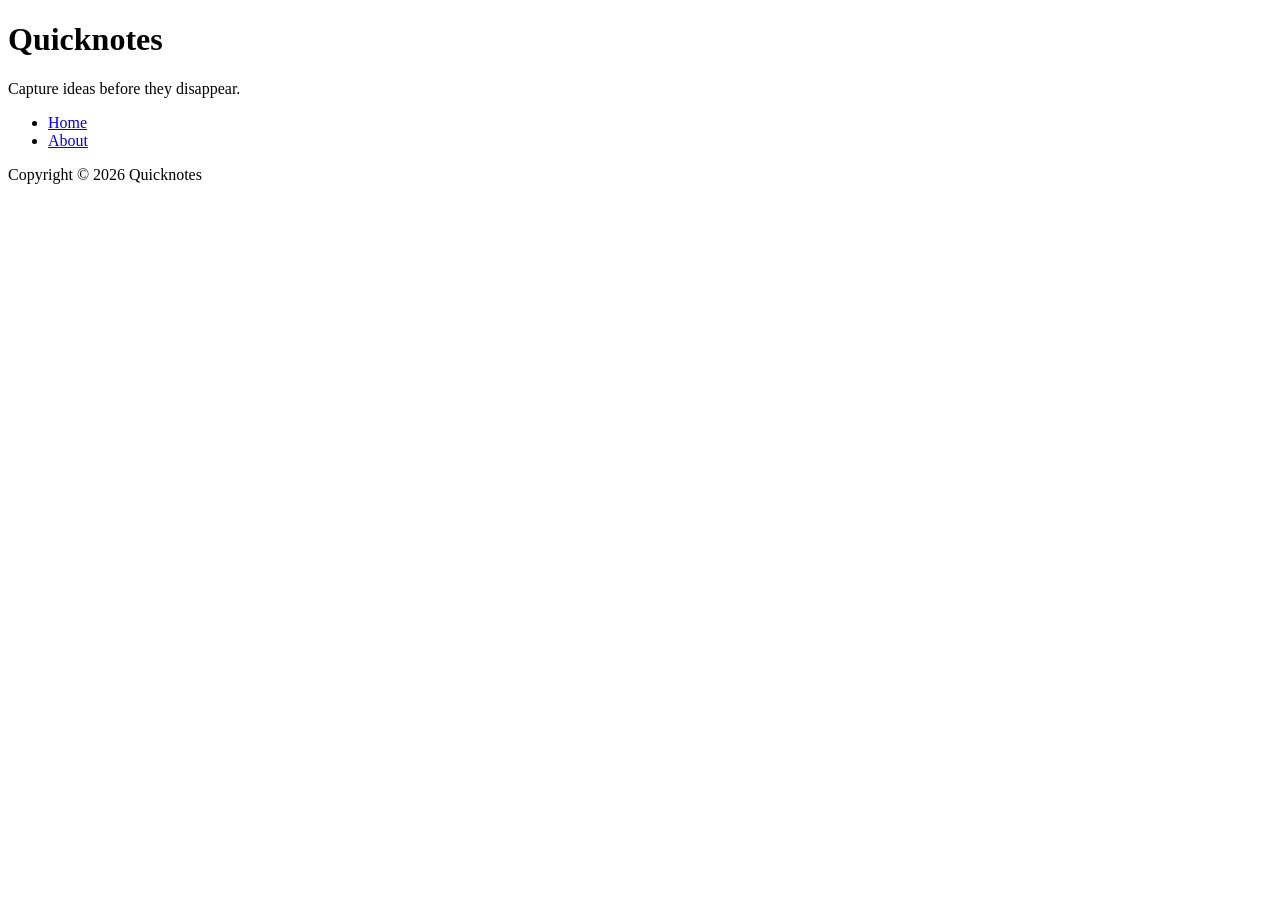
<file: day 1/index.html>
<!DOCTYPE html>
<html lang="en">
<head>
    <meta charset="UTF-8">
    <meta name="viewport" content="width=device-width, initial-scale=1.0">
    <title>Web foundations</title>
</head>
<body>
    <header>
        <h1>Quicknotes</h1>
        <p>Capture ideas before they disappear.</p>

        <nav>
            <ul>
                <li><a href="index.html">Home</a></li>
                <li><a href="about.html">About</a></li>
            </ul>
        </nav>
    </header>

    <footer>
        <p>Copyright &copy; 2026 Quicknotes</p>
    </footer>
</body>
</html>
</file>
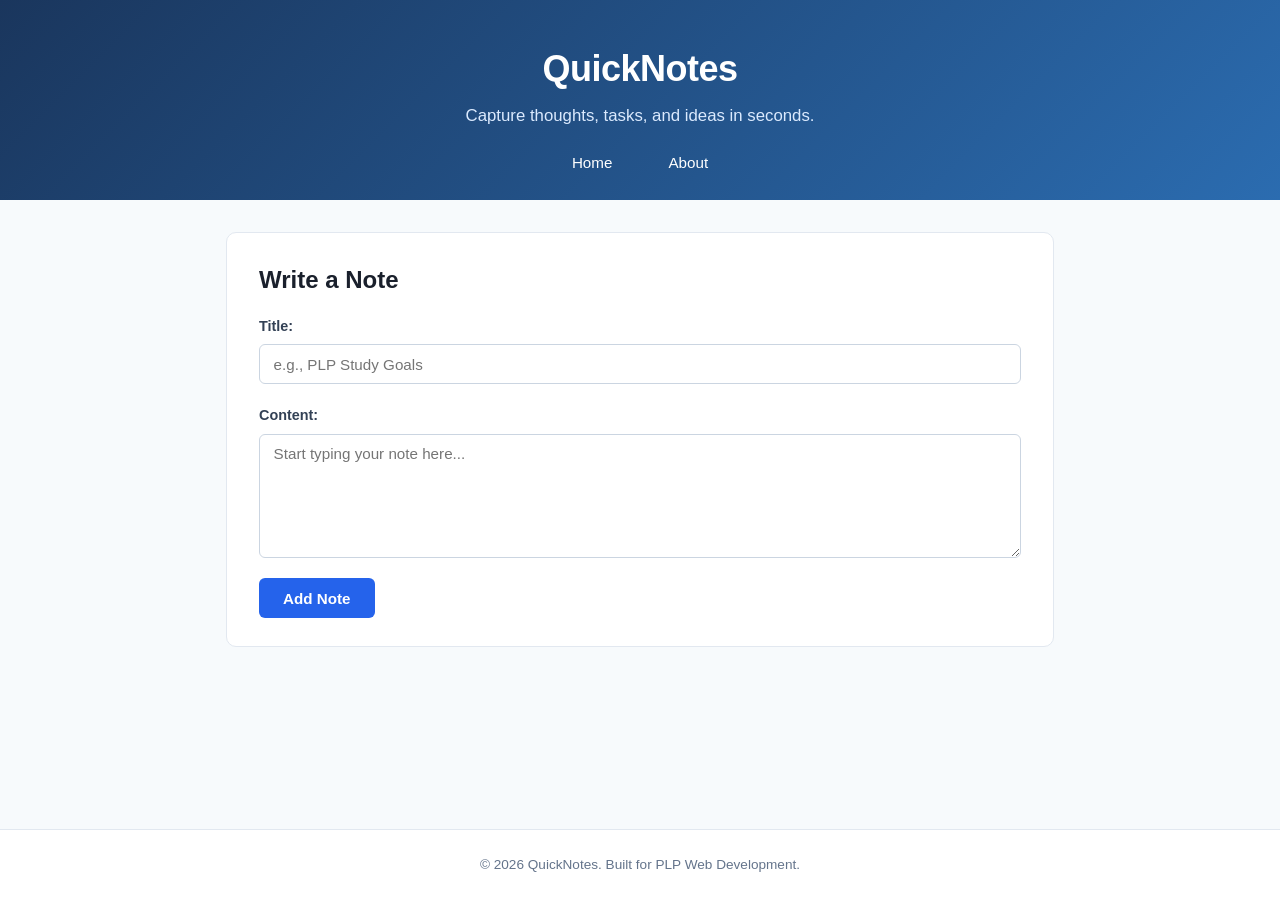
<file: day 2/index.html>
<!DOCTYPE html>
<html lang="en">
<head>
  <meta charset="UTF-8">
  <meta name="viewport" content="width=device-width, initial-scale=1.0">
  <title>QuickNotes - Home</title>
  <link rel="stylesheet" href="style.css">
</head>
<body>

  <!-- Shared Header -->
  <header>
    <h1>QuickNotes</h1>
    <p class="tagline">Capture thoughts, tasks, and ideas in seconds.</p>
    <nav>
      <ul>
        <li><a href="index.html">Home</a></li>
        <li><a href="about.html">About</a></li>
      </ul>
    </nav>
  </header>

  <main>
    <section>
      <h2>Write a Note</h2>
      <form action="#" method="post">
        <div>
          <label for="note-title">Title:</label>
          <input type="text" id="note-title" name="noteTitle" placeholder="e.g., PLP Study Goals">
        </div>
        <div>
          <label for="note-content">Content:</label>
          <textarea id="note-content" name="noteContent" rows="6" placeholder="Start typing your note here..."></textarea>
        </div>
        <button type="submit">Add Note</button>
      </form>
    </section>
  </main>

  <footer>
    <p>&copy; 2026 QuickNotes. Built for PLP Web Development.</p>
  </footer>

</body>
</html>
</file>
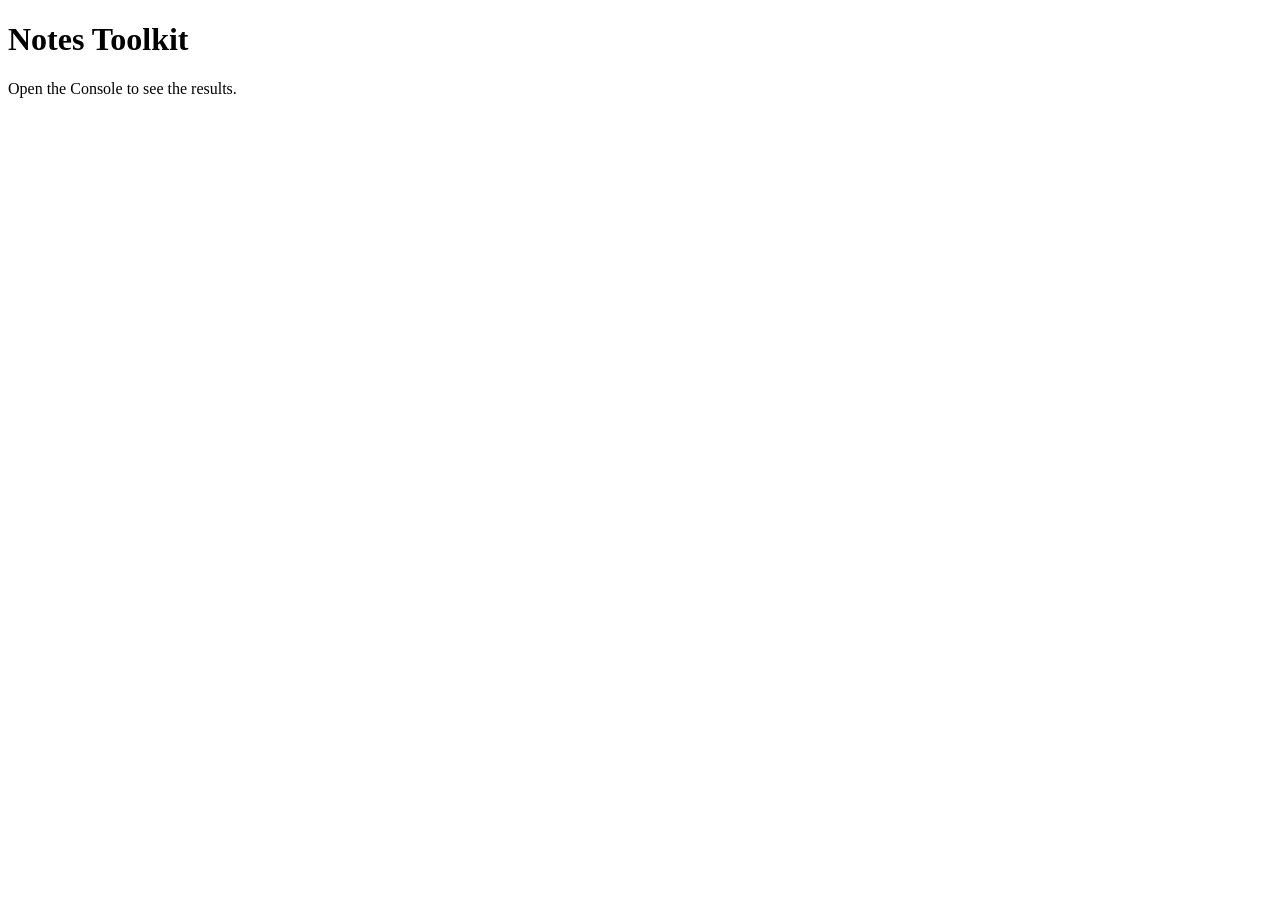
<file: day 3/index.html>
<!DOCTYPE html>
<html lang="en">
<head>
  <meta charset="UTF-8">
  <meta name="viewport" content="width=device-width, initial-scale=1.0">
  <title>Notes Toolkit</title>
  <script src="script.js" defer></script>
</head>
<body>
  <h1>Notes Toolkit</h1>
  <p>Open the Console to see the results.</p>
</body>
</html>
</file>
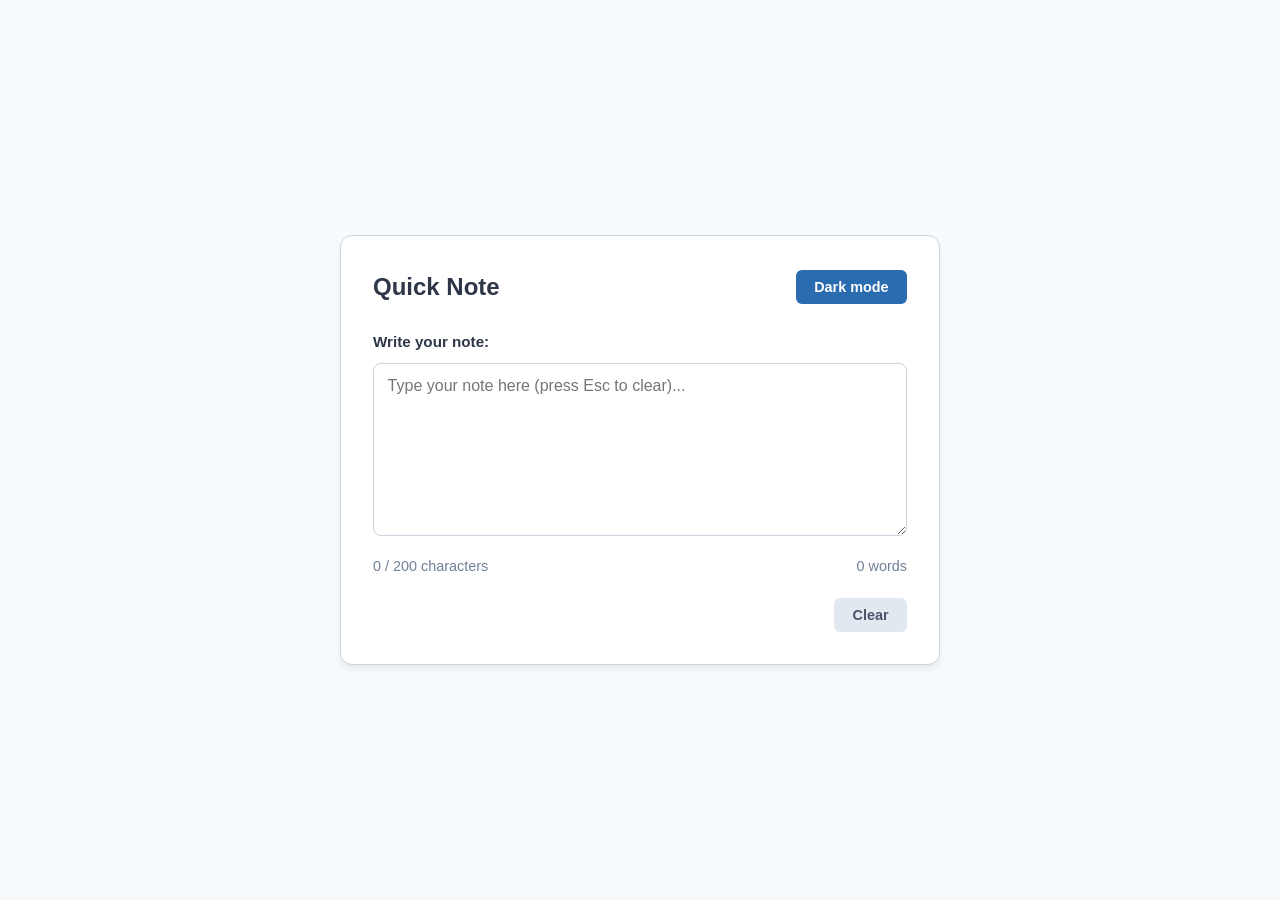
<file: day 4/index.html>
<!DOCTYPE html>
<html lang="en">
<head>
  <meta charset="UTF-8">
  <meta name="viewport" content="width=device-width, initial-scale=1.0">
  <title>Day 4 - Note Scratchpad</title>
  <link rel="stylesheet" href="style.css">
  <script src="script.js" defer></script>
</head>
<body>

  <main class="container">
    <div class="header-bar">
      <h1>Quick Note</h1>
      <button id="theme-toggle" type="button">Dark mode</button>
    </div>

    <form onsubmit="return false;">
      <label for="note-text">Write your note:</label>
      <textarea id="note-text" rows="8" placeholder="Type your note here (press Esc to clear)..."></textarea>
      
      <div class="status-bar">
        <p id="char-count">0 / 200 characters</p>
        <p id="word-count">0 words</p>
      </div>

      <div class="action-bar">
        <button id="clear-btn" type="button">Clear</button>
      </div>
    </form>
  </main>

</body>
</html>
</file>
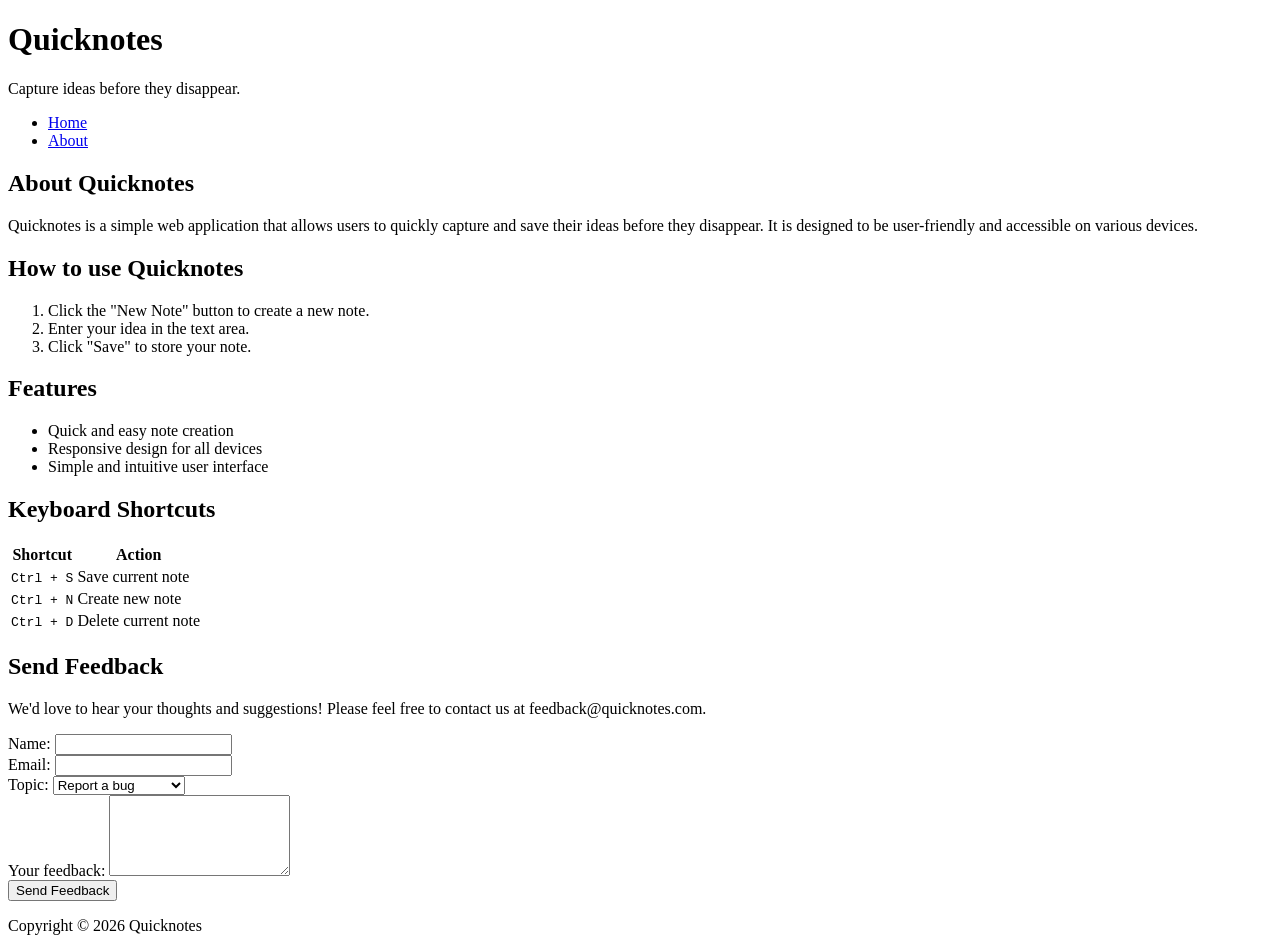
<file: day 1/about.html>
<!DOCTYPE html>
<html lang="en">
<head>
    <meta charset="UTF-8">
    <meta name="viewport" content="width=device-width, initial-scale=1.0">
    <title>QUICKNOTES - About</title>
</head>
<body>
        <header>
        <h1>Quicknotes</h1>
        <p>Capture ideas before they disappear.</p>

        <nav>
            <ul>
                <li><a href="index.html">Home</a></li>
                <li><a href="about.html">About</a></li>
            </ul>
        </nav>
    </header>

    <main>
        <section>
            <h2>About Quicknotes</h2>
            <p>Quicknotes is a simple web application that allows users to quickly capture and save their ideas before they disappear. It is designed to be user-friendly and accessible on various devices.</p>
        </section>

        <section>
            <h2>How to use Quicknotes</h2>
            <ol>
                <li>Click the "New Note" button to create a new note.</li>
                <li>Enter your idea in the text area.</li>
                <li>Click "Save" to store your note.</li>
            </ol>
        </section>

        <section>
            <h2>Features</h2>
            <ul>
                <li>Quick and easy note creation</li>
                <li>Responsive design for all devices</li>
                <li>Simple and intuitive user interface</li>
            </ul>
        </section>

        <section>
            <h2>Keyboard Shortcuts</h2>
            <table>
                <thead>
                    <tr>
                        <th>Shortcut</th>
                        <th>Action</th>
                    </tr>
                </thead>
                    <tbody>
                        <tr>
                            <td><kbd>Ctrl + S</kbd></td>
                            <td>Save current note</td>
                        </tr>
                        <tr>
                            <td><kbd>Ctrl + N</kbd></td>
                            <td>Create new note</td>
                        </tr>
                        <tr>
                            <td><kbd>Ctrl + D</kbd></td>
                            <td>Delete current note</td>
                        </tr>
                    </tbody>
            </table>
        </section>

        <section>
            <h2>Send Feedback</h2>
            <p>We'd love to hear your thoughts and suggestions! Please feel free to contact us at feedback@quicknotes.com.</p>

            <form action="#" method="post">
                <div>
                    <label for="user-name">Name:</label>
                    <input type="text" id="user-name" name="name" required>
                </div>
                <div>
                    <label for="user-email">Email:</label>
                    <input type="email" id="user-email" name="email" required>
                </div>
                <div>
                    <label for="feedback-category">Topic:</label>
                    <select id="feedback-category" name="feedbackCategory">
                        <option value="bug-report">Report a bug</option>
                        <option value="feature-request">Feature Request</option>
                        <option value="general-feedback">General Feedback</option>
                    </select>
                </div>
                <div>
                    <label for="user-message">Your feedback:</label>
                    <textarea id="user-message" name="userMessage" rows="5" required></textarea>
                </div>
                <button type="submit">Send Feedback</button>
            </form>
        </section>
    </main>
    <footer>
        <p>Copyright &copy; 2026 Quicknotes</p>
    </footer>
</body>
</html>
</file>
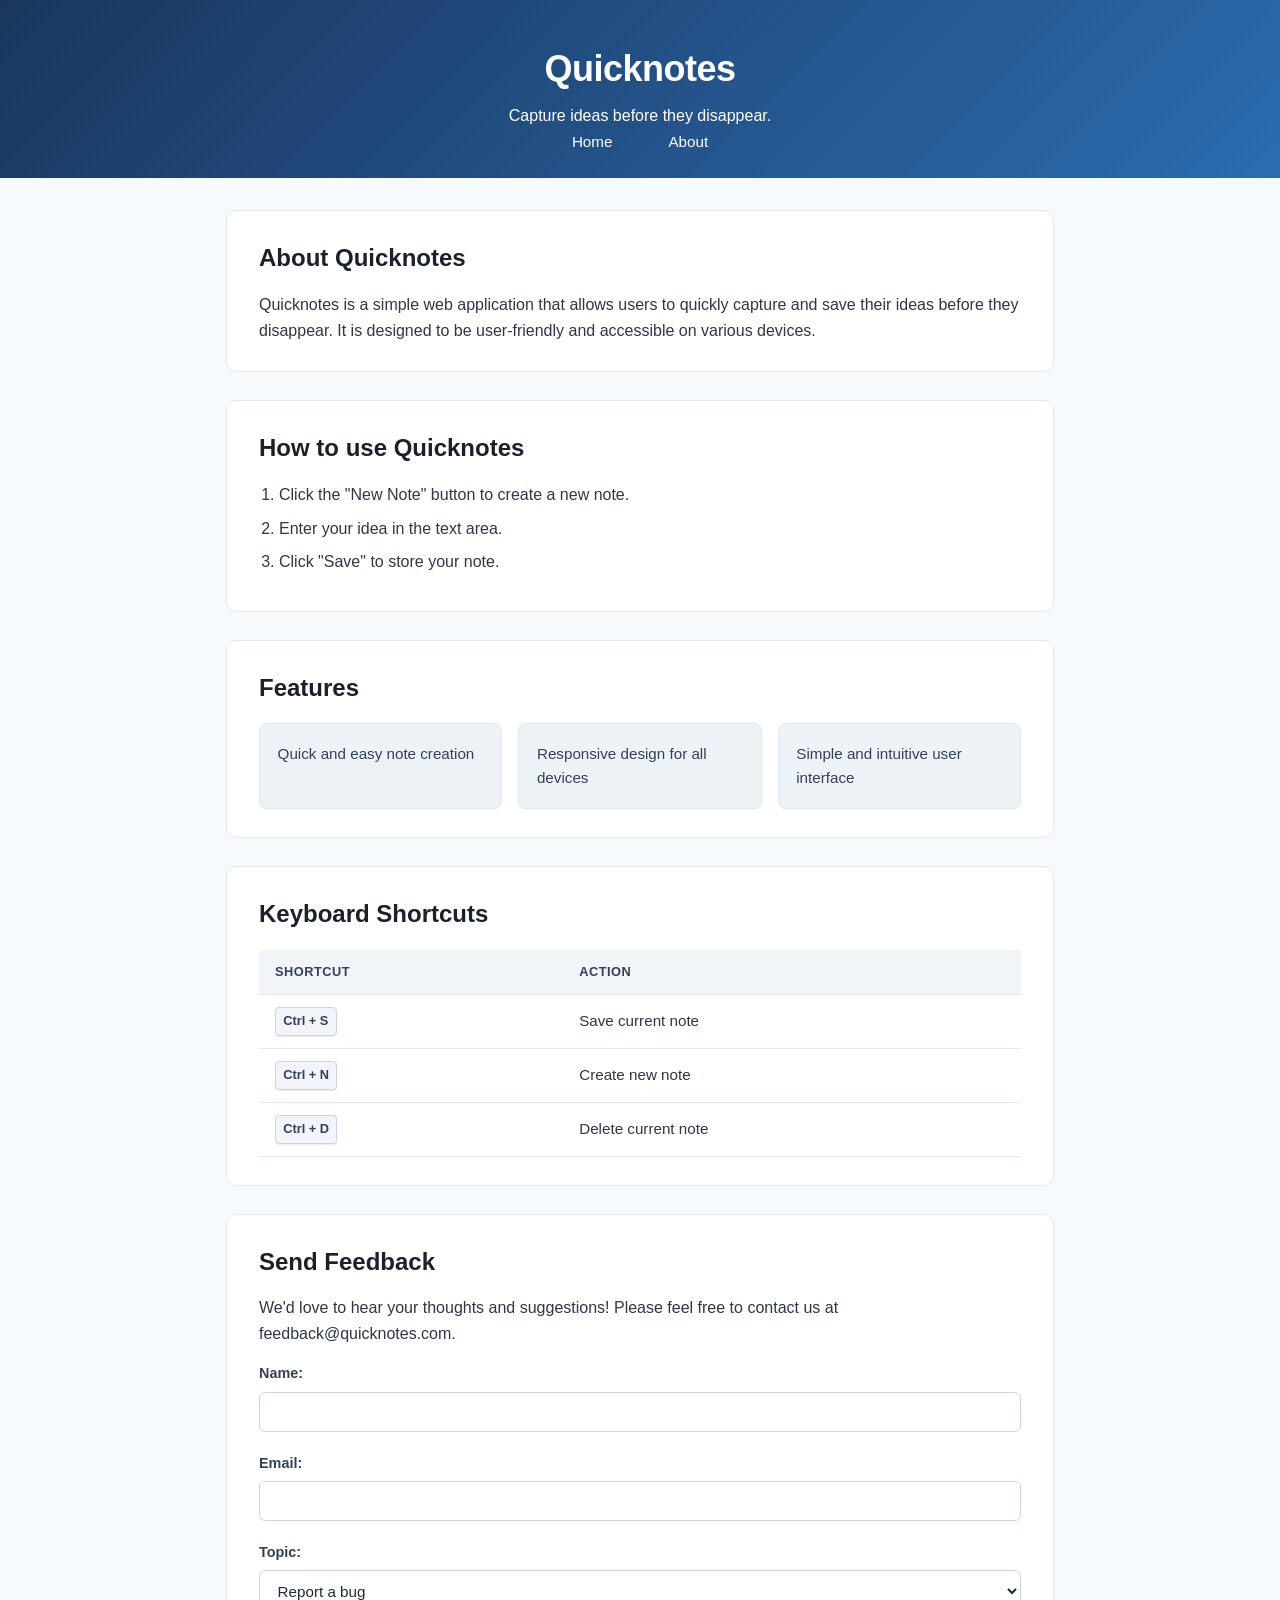
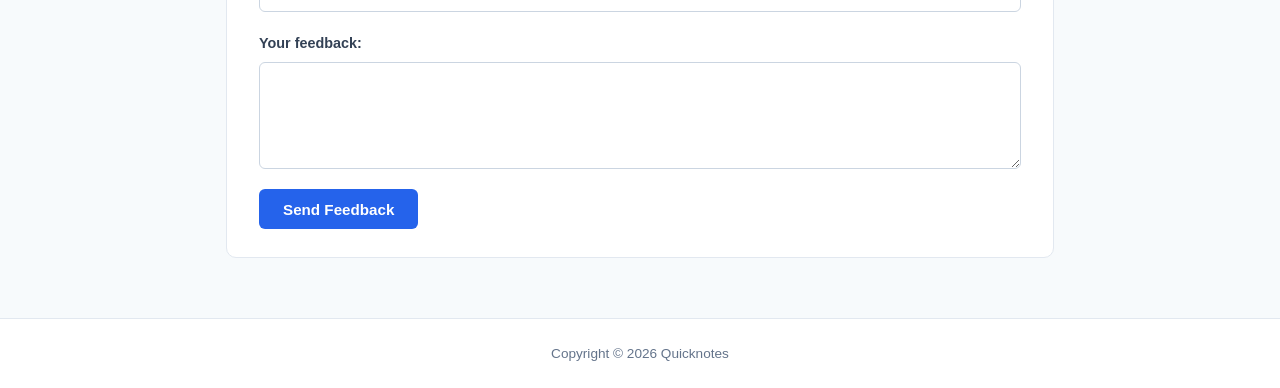
<file: day 2/about.html>
<!DOCTYPE html>
<html lang="en">
<head>
    <meta charset="UTF-8">
    <meta name="viewport" content="width=device-width, initial-scale=1.0">
    <title>QUICKNOTES - About</title>
    <link rel="stylesheet" href="style.css">
</head>
<body>
        <header>
        <h1>Quicknotes</h1>
        <p>Capture ideas before they disappear.</p>

        <nav>
            <ul>
                <li><a href="index.html">Home</a></li>
                <li><a href="about.html">About</a></li>
            </ul>
        </nav>
    </header>

    <main>
        <section>
            <h2>About Quicknotes</h2>
            <p>Quicknotes is a simple web application that allows users to quickly capture and save their ideas before they disappear. It is designed to be user-friendly and accessible on various devices.</p>
        </section>

        <section>
            <h2>How to use Quicknotes</h2>
            <ol>
                <li>Click the "New Note" button to create a new note.</li>
                <li>Enter your idea in the text area.</li>
                <li>Click "Save" to store your note.</li>
            </ol>
        </section>

        <section class="features">
            <h2>Features</h2>
            <ul>
                <li>Quick and easy note creation</li>
                <li>Responsive design for all devices</li>
                <li>Simple and intuitive user interface</li>
            </ul>
        </section>

        <section>
            <h2>Keyboard Shortcuts</h2>
            <table>
                <thead>
                    <tr>
                        <th>Shortcut</th>
                        <th>Action</th>
                    </tr>
                </thead>
                    <tbody>
                        <tr>
                            <td><kbd>Ctrl + S</kbd></td>
                            <td>Save current note</td>
                        </tr>
                        <tr>
                            <td><kbd>Ctrl + N</kbd></td>
                            <td>Create new note</td>
                        </tr>
                        <tr>
                            <td><kbd>Ctrl + D</kbd></td>
                            <td>Delete current note</td>
                        </tr>
                    </tbody>
            </table>
        </section>

        <section>
            <h2>Send Feedback</h2>
            <p>We'd love to hear your thoughts and suggestions! Please feel free to contact us at feedback@quicknotes.com.</p>

            <form action="#" method="post">
                <div>
                    <label for="user-name">Name:</label>
                    <input type="text" id="user-name" name="name" required>
                </div>
                <div>
                    <label for="user-email">Email:</label>
                    <input type="email" id="user-email" name="email" required>
                </div>
                <div>
                    <label for="feedback-category">Topic:</label>
                    <select id="feedback-category" name="feedbackCategory">
                        <option value="bug-report">Report a bug</option>
                        <option value="feature-request">Feature Request</option>
                        <option value="general-feedback">General Feedback</option>
                    </select>
                </div>
                <div>
                    <label for="user-message">Your feedback:</label>
                    <textarea id="user-message" name="userMessage" rows="5" required></textarea>
                </div>
                <button type="submit">Send Feedback</button>
            </form>
        </section>
    </main>
    <footer>
        <p>Copyright &copy; 2026 Quicknotes</p>
    </footer>
</body>
</html>
</file>
<file: day 2/style.css>
/* Global Styles */
*,
*::before,
*::after {
  box-sizing: border-box;
  margin: 0;
  padding: 0;
}

body {
  font-family: Arial, sans-serif;
  line-height: 1.6;
  background-color: #f7fafc;
  color: #2d3748;
  min-height: 100vh;
  display: flex;
  flex-direction: column;
}

header {
  background: linear-gradient(135deg, #1a365d 0%, #2b6cb0 100%);
  color: #fff;
  text-align: center;
  padding: 2.5rem 1rem 1.5rem;
}

header h1 {
  font-size: 2.25rem;
  letter-spacing: -0.5px;
  margin-bottom: 0.35rem;
}

header .tagline {
  font-size: 1.05rem;
  color: #dbeafe;
  margin-bottom: 1.25rem;
}

nav ul {
  display: flex;
  justify-content: center;
  align-items: center;
  list-style: none;
  gap: 1.5rem;
}

nav a {
  color: #ffffff;
  text-decoration: none;
  font-weight: 500;
  font-size: 0.95rem;
  padding: 0.45rem 1rem;
  border-radius: 6px;
  transition:
    background-color 0.25s ease,
    transform 0.25s ease;
}

nav a:hover {
  background-color: rgba(255, 255, 255, 0.2);
  transform: translateY(-2px);
}

main {
    width: 100%;
    max-width: 860px;
    margin: 2rem auto;
    padding: 0 1rem;
    flex: 1;
}

section {
    background: #ffffff;
    border-radius: 10px;
    padding: 1.75rem 2rem;
    margin-bottom: 1.75rem;
    border: 1px solid #e2e8f0;
    box-shadow: 0 4px -1px rgba(0, 0, 0, 0.05), 0 2px 4px -1px rgba(0, 0, 0, 0.03);
}

section h1,
section h2 {
    color: #1a202c;
    margin-bottom: 0.9rem;
}

section ol {
    padding-left: 1.25rem;
}

section ol li {
    margin-bottom: 0.5rem;
}

.features ul {
    display: grid;
    grid-template-columns: repeat(auto-fit, minmax(180px, 1fr));
    gap: 1rem;
    list-style: none;
    margin-top: 1rem;
}

.features ul li {
    background: #edf2f7;
    border: 1px solid #e2e8f0;
    padding: 1.1rem;
    border-radius: 8px;
    font-size: 0.95rem;
    color: #334155;
    box-shadow: 0 1px 2px rgba(0, 0, 0, 0.03);
}

table {
    width: 100%;
    border-collapse: collapse;
    margin-top: 1rem;
    font-size: 0.95rem;
}

th,
td {
    padding: 0.75rem 1rem;
    text-align: left;
    border-bottom: 1px solid #e2e8f0;
}

th {
    background-color: #f1f5f9;
    color: #334155;
    font-weight: 600;
    text-transform: uppercase;
    font-size: 0.8rem;
    letter-spacing: 0.5px;
}

tbody tr:hover {
    background-color: #f8fafc;
}

kbd {
    display: inline-block;
    padding: 0.2rem 0.45rem;
    font-family: inherit;
    font-size: 0.8rem;
    font-weight: 600;
    color: #334155;
    background-color: #f1f5f9;
    border: 1px solid #cbd5e1;
    border-radius: 4px;
    box-shadow: 0 1px 1px rgba(0, 0, 0, 0.08);
}

form {
    display: flex;
    flex-direction: column;
    gap: 1.25rem;
    margin-top: 1rem;
}

form div {
    display: flex;
    flex-direction: column;
    gap: 0.4rem;
}

label {
    font-size: 0.9rem;
    font-weight: 600;
    color: #334155;
}

input[type="text"],
input[type="email"],
select,
textarea {
    width: 100%;
    padding: 0.65rem 0.85rem;
    font-size: 0.95rem;
    font-family: inherit;
    border: 1px solid #cbd5e1;
    border-radius: 6px;
    background-color: #ffffff;
    color: #1e293b;
    transition: border-color 0.25s ease, box-shadow 0.25s ease;
}

input:focus,
select:focus,
textarea:focus {
  outline: none;
  border-color: #3b82f6;
  box-shadow: 0 0 0 3px rgba(59, 130, 246, 0.2);
}

button[type="submit"] {
  align-self: flex-start;
  background-color: #2563eb;
  color: #ffffff;
  font-size: 0.95rem;
  font-weight: 600;
  padding: 0.7rem 1.5rem;
  border: none;
  border-radius: 6px;
  cursor: pointer;
  transition: background-color 0.25s ease, transform 0.2s ease, box-shadow 0.25s ease;
}

button[type="submit"]:hover {
  background-color: #1d4ed8;
  transform: translateY(-2px);
  box-shadow: 0 4px 10px rgba(37, 99, 235, 0.3);
}

button[type="submit"]:active {
  transform: translateY(0);
}

footer {
  text-align: center;
  padding: 1.5rem 1rem;
  font-size: 0.85rem;
  color: #64748b;
  border-top: 1px solid #e2e8f0;
  background-color: #ffffff;
}

@media (max-width: 600px) {
  header {
    padding: 1.75rem 1rem 1.25rem;
  }

  header h1 {
    font-size: 1.65rem;
  }

  header .tagline {
    font-size: 0.95rem;
  }

  section {
    padding: 1.25rem;
  }

  button[type="submit"] {
    width: 100%;
  }
}
</file>
<file: day 4/style.css>
/* CSS VARIABLES (THEMING)*/
:root {
  --bg-color: #f7fafc;
  --card-bg: #ffffff;
  --text-color: #2d3748;
  --text-muted: #718096;
  --border-color: #cbd5e0;
  --input-bg: #ffffff;
  --btn-bg: #2b6cb0;
  --btn-text: #ffffff;
  --btn-hover: #2c5282;
  --clear-btn-bg: #e2e8f0;
  --clear-btn-text: #4a5568;
  --clear-btn-hover: #cbd5e0;
}

body.dark {
  --bg-color: #0f172a;
  --card-bg: #1e293b;
  --text-color: #f8fafc;
  --text-muted: #94a3b8;
  --border-color: #334155;
  --input-bg: #0f172a;
  --btn-bg: #3b82f6;
  --btn-text: #ffffff;
  --btn-hover: #2563eb;
  --clear-btn-bg: #334155;
  --clear-btn-text: #e2e8f0;
  --clear-btn-hover: #475569;
}

/*BASE & LAYOUT STYLES*/
*,
*::before,
*::after {
  box-sizing: border-box;
  margin: 0;
  padding: 0;
}

body {
  font-family: -apple-system, BlinkMacSystemFont, "Segoe UI", Roboto, Helvetica, Arial, sans-serif;
  line-height: 1.6;
  background-color: var(--bg-color);
  color: var(--text-color);
  min-height: 100vh;
  display: flex;
  justify-content: center;
  align-items: center;
  padding: 1rem;
  transition: background-color 0.25s ease, color 0.25s ease;
}

.container {
  width: 100%;
  max-width: 600px;
  background-color: var(--card-bg);
  border: 1px solid var(--border-color);
  border-radius: 12px;
  padding: 2rem;
  box-shadow: 0 4px 6px -1px rgba(0, 0, 0, 0.08);
  transition: background-color 0.25s ease, border-color 0.25s ease;
}

.header-bar {
  display: flex;
  justify-content: space-between;
  align-items: center;
  margin-bottom: 1.5rem;
}

.header-bar h1 {
  font-size: 1.5rem;
}

label {
  display: block;
  font-size: 0.95rem;
  font-weight: 600;
  margin-bottom: 0.5rem;
  color: var(--text-color);
}

textarea {
  width: 100%;
  padding: 0.85rem;
  font-family: inherit;
  font-size: 1rem;
  border: 1px solid var(--border-color);
  border-radius: 8px;
  background-color: var(--input-bg);
  color: var(--text-color);
  resize: vertical;
  transition: border-color 0.2s ease, box-shadow 0.2s ease, background-color 0.25s ease, color 0.25s ease;
}

textarea:focus {
  outline: none;
  border-color: var(--btn-bg);
  box-shadow: 0 0 0 3px rgba(59, 130, 246, 0.25);
}

/* STATUS BAR & COUNTER WARNING CLASSES*/
.status-bar {
  display: flex;
  justify-content: space-between;
  align-items: center;
  margin: 0.75rem 0 1.25rem;
  font-size: 0.9rem;
  color: var(--text-muted);
}

#char-count.warning {
  color: orange;
}

#char-count.over {
  color: red;
  font-weight: bold;
}

/* BUTTONS & ACTIONS*/
.action-bar {
  display: flex;
  justify-content: flex-end;
}

button {
  cursor: pointer;
  font-family: inherit;
  font-size: 0.9rem;
  font-weight: 600;
  border: none;
  border-radius: 6px;
  padding: 0.55rem 1.15rem;
  transition: background-color 0.2s ease, transform 0.15s ease;
}

#theme-toggle {
  background-color: var(--btn-bg);
  color: var(--btn-text);
}

#theme-toggle:hover {
  background-color: var(--btn-hover);
  transform: translateY(-1px);
}

#clear-btn {
  background-color: var(--clear-btn-bg);
  color: var(--clear-btn-text);
}

#clear-btn:hover {
  background-color: var(--clear-btn-hover);
  transform: translateY(-1px);
}
</file>
